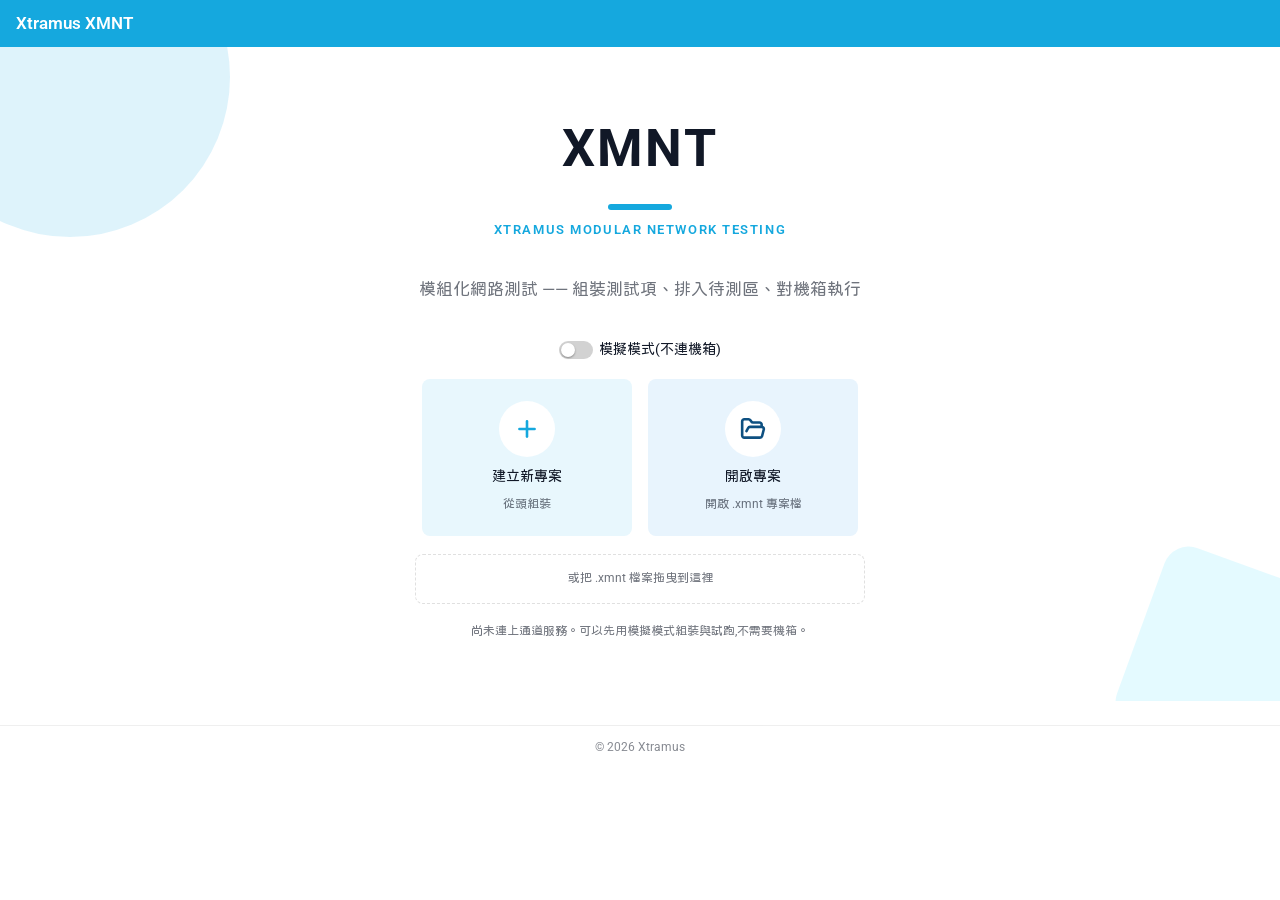
<file: web-app/index.html>
<!doctype html>
<html lang="zh-Hant">
<head>
  <meta charset="utf-8">
  <meta name="viewport" content="width=device-width, initial-scale=1">
  <title>XMNT</title>
  <!-- Noto Sans TC (headings) / Huninn (body text) / Roboto (Latin letters and digits). Without internet access the local fallback stack in style.css is used -->
  <link rel="preconnect" href="https://fonts.googleapis.com">
  <link rel="preconnect" href="https://fonts.gstatic.com" crossorigin>
  <link rel="stylesheet" href="https://fonts.googleapis.com/css2?family=Huninn&family=Noto+Sans+TC:wght@400;500;700&family=Roboto:wght@400;500;700&display=swap">
  <script>
    // --font-sans is ordered Roboto -> Huninn -> Noto Sans TC, but the browser's lazy
    // font loading often skips fetching Huninn once it sees Noto Sans TC already covers
    // the Chinese characters, so Chinese body text ends up in Noto Sans TC instead of the
    // intended Huninn (Packet Studio bundles Huninn via next/font and has no such race).
    // Requesting it immediately here ensures the same font as Packet Studio.
    if (document.fonts) document.fonts.load('400 16px Huninn');
  </script>
  <link rel="stylesheet" href="ui/style.css">
</head>
<body>
  <header id="site-header" class="site-header"></header>

  <main class="home-main">
    <section id="home" class="home"></section>
  </main>

  <dialog id="port-dialog"></dialog>

  <footer id="site-footer" class="site-footer"></footer>

  <script type="module" src="ui/main-home.js"></script>
</body>
</html>
</file>
<file: web-app/ui/style.css>
:root {
  color-scheme: light dark;

  /*
   * Latin text always uses Roboto; Chinese uses two families by context: Noto Sans TC
   * for key headings (h1/h3) and Huninn (justfont's jf open Huninn, named that on
   * Google Fonts) for body text. The order matters: browsers fall back per character,
   * so CJK characters Roboto lacks naturally fall through to the Chinese font with no
   * separate rules.
   *
   * When Google Fonts is unreachable (a corporate network may block the internet), the
   * local fonts that follow are the fallback: Microsoft JhengHei / PingFang are what
   * Windows and macOS actually ship; without them the system default could render
   * Chinese in an old-fashioned serif. Huninn has no built-in system fallback (it is a
   * web font, not an OS font), so offline, body text falls back to the same Noto Sans TC
   * / JhengHei stack as the headings.
   */
  --font-heading: 'Roboto', 'Noto Sans TC', 'Microsoft JhengHei', 'PingFang TC',
                  system-ui, sans-serif;
  --font-sans: 'Roboto', 'Huninn', 'Noto Sans TC', 'Microsoft JhengHei', 'PingFang TC',
               system-ui, sans-serif;
  /* monospace only for aligned numbers (ports, per-round log, result tables), not the two families above */
  --font-mono: ui-monospace, 'Roboto Mono', 'Consolas', monospace;
}

body { margin: 0; font: 14px/1.6 var(--font-sans); background: #FFFFFF; color: #111827; }
/* key headings (the home page XMNT title, dialog titles) use Noto Sans TC, not Huninn */
h1, h3 { font-family: var(--font-heading); }
.topbar { display: flex; justify-content: space-between; align-items: center;
          padding: 10px 16px; border-bottom: 1px solid rgba(127,127,127,.3); }
main { padding: 16px; display: flex; flex-direction: column; gap: 18px; }
/* The home page's <main> drops this padding: .home has its own 60px/20px padding, and main's
   16px only added a white band between header and footer; without it the .home background
   and decorations sit flush against them. Scoped by class so the site-wide main rule is
   untouched (the workspace's <main> lacks this class and keeps its padding). */
main.home-main { padding: 0; }
.label { font-size: 11px; text-transform: uppercase; letter-spacing: .06em;
         color: #15A8DE; font-weight: 600; margin-bottom: 6px; display: flex; gap: 8px;
         align-items: center; }
/* The dashed border is grey (rgba(127,127,127,.4)), the same grey .dropzone uses and the color
   of Packet Studio's dashed DropZone. Brand dark blue (#0E5081) was too loud; a secondary
   container border needs no brand color. */
.frame { background: #fff; border: 1px dashed rgba(127,127,127,.4); border-radius: 8px; padding: 10px;
         display: flex; flex-direction: column; gap: 8px; min-height: 48px; }
.chip { display: inline-block; background: rgba(127,127,127,.14); border: none;
        border-radius: 12px; padding: 4px 12px; margin: 0 6px 6px 0;
        font: inherit; cursor: pointer;
        transition: transform .2s ease, background-color .2s ease; }
.chip:hover { background: rgba(21,168,222,.18); transform: scale(1.05); }
/* Click feedback: a small bounce on press confirming the hit (previously there was no visual
   feedback at all). @keyframes rather than a transition, because the curve goes "shrink,
   overshoot past full size, settle back", which a plain transition cannot do. JS adds the
   class on click and removes it on animationend (see view-catalog.js). */
@keyframes chip-pop { 0% { transform: scale(1); } 40% { transform: scale(.92); }
                       70% { transform: scale(1.06); } 100% { transform: scale(1); } }
.chip.pop { animation: chip-pop .35s ease; }

@media (prefers-reduced-motion: reduce) {
  .chip { transition: none; }
  .chip.pop { animation: none; }
}
.qitem { background: rgba(127,127,127,.1); border-radius: 5px; padding: 8px 10px; }
.qitem .row { display: flex; justify-content: space-between; align-items: center; gap: 8px; }
.qitem.running { outline: 1px solid rgba(90,140,220,.7); }
/* dashed, same hue but lighter, distinguishing "queued, waiting" from running's solid "in progress" */
.qitem.queued  { outline: 1px dashed rgba(90,140,220,.5); }
.qitem.failed  { outline: 1px solid rgba(200,90,70,.7); }
.qlog { font: 11px/1.5 var(--font-mono); opacity: .72; margin-top: 6px;
        max-height: 8em; overflow-y: auto; white-space: pre-wrap; }
.bar { height: 5px; border-radius: 3px; background: rgba(127,127,127,.22);
       overflow: hidden; margin-top: 6px; }
.bar > i { display: block; height: 100%; background: rgba(90,140,220,.8); }
/* Border and background are separate: a visible grey border (#E9EBED) on a white background;
   too close a border would look like none (#F9FAFB is only 6 steps from white). On hover the
   border turns the primary color, the background darkens slightly and it scales up, the same
   language as other interactive elements. .primary / .chip have their own more specific
   (class) rules and are unaffected. */
button { font: inherit; cursor: pointer; border-radius: 6px;
         border: 1px solid #E9EBED; background: #fff; padding: 3px 10px;
         transition: transform .2s ease, background-color .2s ease, border-color .2s ease; }
button:hover { border-color: #15A8DE; background: #F9FAFB; transform: scale(1.05); }

@media (prefers-reduced-motion: reduce) {
  button { transition: none; }
}

.home { position: relative; overflow: hidden;
        display: flex; flex-direction: column; align-items: center; justify-content: center;
        gap: 18px; padding: 60px 20px; text-align: center; }
.home h1 { font-size: 52px; margin: 0; }
/* A solid color bar under the title as a decorative rule: no animation, just a geometric block
   adding visual weight, following the "Geometric Purity / Strategic Decoration" design
   principles. Done in pure CSS with ::after, with no DOM changes. */
.home h1::after { content: ''; display: block; width: 64px; height: 6px;
                   background: #15A8DE; border-radius: 3px; margin: 14px auto 0; }
/* The acronym's full name, so "XMNT" is understood at first sight. It uses the same small,
   uppercase, letter-spaced style as the existing .label (the design also calls for uppercase +
   wider tracking on labels/taglines). A negative margin-top keeps it close to the title's
   decorative rule instead of the uniform 18px gap of .home-content, separating it from the
   description below. */
.home .home-fullname { font-size: 13px; font-weight: 600; text-transform: uppercase;
                        letter-spacing: .12em; color: #15A8DE; margin: -8px 0 0; }

/* Content is wrapped in this layer above the decorations (z-index 1 > 0). .home's flex/padding
   are unchanged: the decorations are position:absolute and take no part in the flex layout,
   so .home-content is the only child laid out and the result looks the same as before. */
.home-content { position: relative; z-index: 1;
                display: flex; flex-direction: column; align-items: center; gap: 18px; }

/* Large low-opacity geometric decorations for the flat design's poster feel;
   pointer-events:none keeps them from blocking clicks on the cards/buttons beneath */
.home-deco { position: absolute; z-index: 0; pointer-events: none; }
.home-deco-circle { width: 320px; height: 320px; border-radius: 50%; background: #15A8DE;
                     opacity: .14; top: -130px; left: -90px; }
.home-deco-square { width: 190px; height: 190px; border-radius: 26px; background: #5ADDFC;
                     opacity: .16; bottom: -55px; right: -45px; transform: rotate(20deg); }
/* Cursor-following glow, in the same visual language as .home-deco-square (rounded corners,
   rotation, the same #5ADDFC hue). After hands-on testing it was made larger and fainter so
   it adds liveliness without drawing attention: 190px -> 260px, and opacity .28 -> .16 (the
   same level as .home-deco-square itself, so it is no longer more prominent than the
   background decorations).
   top/left are fixed at 0 and a negative margin puts (0,0) at the block's center, so
   ui/cursor-glow.js only writes transform: translate(cursor position in container
   coordinates) with no centering offset of its own.
   opacity starts at 0 (hidden) and ui/cursor-glow.js toggles it as the pointer enters and
   leaves; the transition only handles the fade, while the springy follow of position and
   rotation comes from JS interpolating and writing transform every frame, not from a CSS
   transition. */
.home-cursor-glow { width: 260px; height: 260px; border-radius: 46px;
                     background: rgba(90, 221, 252, .16);
                     top: 0; left: 0; margin: -130px 0 0 -130px;
                     opacity: 0; transition: opacity .3s ease; }
/* The description used the generic .muted (12px, for secondary text like card descriptions
   and logs), which is too small for the home page subtitle; this class only changes the
   size and keeps .muted's faded color. It is .home .home-subtitle (two levels) rather than
   plain .home-subtitle because .muted is declared later, and with equal specificity the
   later rule wins, so higher specificity is the safe choice */
.home .home-subtitle { font-size: 17px; }

.row-wrap { flex-direction: row; flex-wrap: wrap; }
.card { background: rgba(127,127,127,.1); border-radius: 5px; padding: 8px 10px;
        min-width: 220px; flex: 1 1 220px; }
.card.blocked { outline: 1px solid rgba(200,90,70,.7); }
.card.warned  { outline: 1px solid rgba(200,170,60,.7); }
.card.incomplete { opacity: .7; }
.muted { opacity: .6; font-size: 12px; }
.field { display: flex; align-items: center; gap: 8px; margin-bottom: 6px; }
.field > span { min-width: 180px; opacity: .75; font-size: 12px; }
.field input[type=text], .field input:not([type]), .field select { flex: 1; font: inherit;
        padding: 3px 6px; border-radius: 4px; border: 1px solid rgba(127,127,127,.4);
        background: transparent; color: inherit; }
.validate { font-size: 12px; margin: 6px 0; }
.validate.blocked { color: #c8756a; }
.validate.warned { color: #c8a23c; }
.validate.incomplete { opacity: .6; }
.validate.ok { display: none; }
.detail { margin-top: 8px; }
.detail table { border-collapse: collapse; font-size: 11px; margin: 4px 0 10px; }
.detail th, .detail td { border: 1px solid rgba(127,127,127,.35); padding: 2px 8px; }
.detail th { background: rgba(127,127,127,.12); }

/* Mesh XY grid (ports as row/column headers), designed like the exported PDF/Excel reports:
   values are centered, with a divider lighter than the borders between the tx and rx lines
   to show that the two numbers in a cell are the two directions of one pair. */
.detail table.mesh-grid td { text-align: center; }
.detail table.mesh-grid .mesh-grid-rx {
  border-top: 1px solid rgba(127,127,127,.2);
  margin-top: 2px; padding-top: 2px;
}

/* Colored PASS/FAIL text for the passed row; the colors match the PDF/Excel exports
   (GREEN/RED in ui/export-pdf.js, passGreen/failRed in engine/xlsx-writer.js). */
.detail .pass { color: #178C33; font-weight: bold; }
.detail .fail { color: #BF1A1A; font-weight: bold; }

/* --- tab bar and layout (positioned as in Packet Studio) --- */
.tabs { display: flex; gap: 4px; }
.tab { border: none; border-radius: 4px; padding: 7px 16px; opacity: .6; }
.tab:hover { opacity: 1; }
.tab.on { background: rgba(127,127,127,.14); font-weight: 500; opacity: 1; }
.panel { display: flex; flex-direction: column; gap: 18px; }
.actions { display: flex; gap: 8px; align-items: center; }
.primary { background: #15A8DE; color: #fff; border: none; border-radius: 8px;
           padding: 7px 16px; font-weight: 600;
           transition: transform .2s ease, background-color .2s ease; }
.primary:hover { background: #0E5081; transform: scale(1.05); }
/* These three workspace buttons (add test item / add all / run all) drop .primary's
   font-weight:600. Only these three ids are targeted, leaving .primary itself alone (primary
   buttons elsewhere, such as save/confirm, stay bold). */
#new-item, #add-all, #run-all { font-weight: normal; }

@media (prefers-reduced-motion: reduce) {
  .primary { transition: none; }
}

/* Buttons in the editor dialog (dialog#editor: save/cancel, ...) keep the hover color shift but
   not the scale-up: it is a dense form, and every control growing as the pointer passes over
   would be distracting, so the color change is feedback enough. An id selector raises
   specificity to override the scale from .primary:hover / button:hover without affecting
   those classes outside the editor. */
dialog#editor .primary:hover,
dialog#editor button:hover {
  transform: none;
}
.divider { display: flex; justify-content: center; padding: 6px 0; }
.self-end { align-self: flex-end; }

/* --- header and footer shared by both pages (fixed brand colors, independent of light/dark theme) ---
   The header background uses the primary color chosen for the flat redesign, shared by both
   pages to keep the brand color consistent site-wide. */
.site-header { background: #15A8DE; color: #fff; padding: 10px 16px; }
.brand { background: none; border: none; color: inherit; font: inherit;
         font-size: 17px; font-weight: 600; padding: 4px 8px; margin: -4px -8px;
         border-radius: 6px; cursor: pointer;
         transition: transform .2s ease, background-color .2s ease; }
.brand:hover { transform: scale(1.05); background: rgba(255,255,255,.14); }
/* The "X" used to have its own red (#e8451f), removed to match the real company logo, which is
   all blue/dark blue with no accent color. "Xtramus XMNT" now uses the white inherited from
   .brand (which also contrasts better with the header background than dark blue text). */

@media (prefers-reduced-motion: reduce) {
  .brand { transition: none; }
}
.site-footer { border-top: 1px solid rgba(127,127,127,.25); margin-top: 24px;
               padding: 12px; text-align: center; font-size: 12px; opacity: .5; }

/* --- workspace toolbar ---
   The dashed border is grey (rgba(127,127,127,.4)), the same grey as .frame/.dropzone, for the
   same reason as .frame: brand dark blue is reserved for what really needs emphasis. */
.toolbar { display: flex; align-items: center; gap: 16px; padding: 8px 16px;
           background: #fff; border-bottom: 1px dashed rgba(127,127,127,.4); }
.toolbar .grow { flex: 1; }
.leased { font: 12px/1.6 var(--font-mono); opacity: .75; }

/* --- home page cards ---
   Flat design: define boundaries with background color, not borders, so the border is gone and
   the two cards are distinguished by light blue blocks (see .home-card-primary /
   .home-card-deep). Hover uses scale + a darker background, never shadows (the design rules
   out shadows). */
.home-cards { display: flex; gap: 16px; flex-wrap: wrap; justify-content: center; }
.home-card { display: flex; flex-direction: column; align-items: center; gap: 8px;
             width: 210px; padding: 22px 16px; border-radius: 8px; border: none;
             font: inherit; color: inherit; cursor: pointer; text-align: center;
             transition: transform .2s ease, background-color .2s ease; }
.home-card:hover:not(:disabled) { transform: scale(1.03); }
.home-card:disabled { opacity: .4; cursor: not-allowed; }
.home-card-icon { width: 56px; height: 56px; border-radius: 50%; display: flex;
                  align-items: center; justify-content: center; background: #fff;
                  transition: transform .2s ease; }
.home-card:hover:not(:disabled) .home-card-icon { transform: scale(1.1); }
.home-card-icon svg { width: 26px; height: 26px; }
/* 500 (font-medium), not 600: Huninn has only one real weight (400), so 500/600 rely on the
   browser's synthetic bold, and the bigger the gap, the heavier the faux bolding and the more
   it looks like a generic sans, losing Huninn's character. This matches Packet Studio (h2 uses
   font-medium/500) so both apply the same amount of bolding. */
.home-card .title { font-weight: 500; }

.home-card-primary { background: #E8F7FD; }
.home-card-primary:hover:not(:disabled) { background: #CCEEFA; }
.home-card-primary .home-card-icon { color: #15A8DE; }

.home-card-deep { background: #E8F4FD; }
.home-card-deep:hover:not(:disabled) { background: #CCE6FA; }
.home-card-deep .home-card-icon { color: #0E5081; }

@media (prefers-reduced-motion: reduce) {
  .home-card, .home-card-icon { transition: none; }
}

/* --- port picker dialog --- */
dialog { border: 1px solid rgba(127,127,127,.4); border-radius: 8px;
         padding: 18px 20px; min-width: 320px; color: inherit; background: Canvas; }
dialog::backdrop { background: rgba(0,0,0,.45); }
.port-group { margin: 10px 0; }
.port-group > b { font-size: 12px; opacity: .7; }
.port-line { display: block; padding: 2px 0 2px 10px; }
.port-line.off { opacity: .45; }
.dialog-note { color: #c8a23c; font-size: 12px; margin-bottom: 8px; }
.dialog-actions { display: flex; justify-content: flex-end; gap: 8px; margin-top: 14px; }

/* --- picker / editor dialogs --- */
dialog.wide { min-width: min(760px, 92vw); max-height: 84vh; overflow-y: auto; }
dialog h3 { margin: 0 0 4px; }
.picker { display: flex; flex-wrap: wrap; gap: 0; max-width: 640px; }
.chip.custom { display: block; margin-top: 10px; border: 1px dashed rgba(127,127,127,.75);
               background: transparent; }
.chip.custom:hover { background: rgba(127,127,127,.14); }

/* --- grey parameter hints --- */
.field-with-note { margin-bottom: 6px; }
.field-with-note > .field { margin-bottom: 2px; }
.note { font-size: 11px; opacity: .55; margin: 0 0 6px 188px; line-height: 1.45; }

/* --- queue drag-to-reorder --- */
.qitem[draggable=true] { cursor: grab; }
.qitem.dragging { opacity: .4; }
.qitem.drop-target { outline: 2px dashed rgba(90,140,220,.8); }
.grip { opacity: .35; margin-right: 6px; cursor: grab; letter-spacing: -2px; }

/* --- editor sections --- */
.edit-section { border-top: 1px solid rgba(127,127,127,.22); padding-top: 10px; margin-top: 14px; }
.edit-section:first-of-type { border-top: none; margin-top: 6px; }
.edit-section > h4 { margin: 0 0 10px; font-size: 12px; letter-spacing: .06em;
                    text-transform: uppercase; opacity: .55; }

/* the font is already set to --font-heading by the h1,h3 rule; this only adds weight and letter spacing */
.home h1 { font-weight: 700; letter-spacing: .04em; }

/* numbers in result tables must align, so they use monospace like .qlog / .leased */
.detail table { font-family: var(--font-mono); }

/* --- drop zones (.xmnt on the home page, capture files in the editor) --- */
.dropzone { border: 1px dashed rgba(127,127,127,.4); border-radius: 8px;
            padding: 14px; text-align: center; font-size: 12px; opacity: .6;
            width: min(420px, 90vw); }
.dropzone.over { opacity: 1; border-color: #15A8DE; background: rgba(21,168,222,.08); }

/* the editor version follows the field width, unlike the centered fixed-width home page one */
.pcap-dropzone { width: auto; margin-top: 6px; padding: 10px; }

/* only custom-packet cards accept capture files; the whole card gives feedback on drag-over */
.card.accepts-capture.drop-over {
  outline: 2px dashed #15A8DE; background: rgba(21,168,222,.08);
}

/* --- workspace save bar --- */
.save-bar { display: flex; align-items: center; gap: 10px; }
.unsaved-dot { color: #c8a23c; font-size: 12px; }

/* --- custom dropdown (replaces native select) --- */
.listbox { position: relative; flex: 1; }
.listbox-trigger { width: 100%; display: flex; align-items: center;
                   justify-content: space-between; gap: 8px; text-align: left;
                   font: inherit; padding: 3px 6px; border-radius: 4px;
                   border: 1px solid rgba(127,127,127,.4);
                   background: transparent; color: inherit; cursor: pointer; }
.listbox-chevron { opacity: .6; transition: transform .15s ease; flex-shrink: 0; }
.listbox.open .listbox-chevron { transform: rotate(180deg); }

/* position:fixed with coordinates computed in JS, so the dialog's overflow-y:auto cannot clip it */
.listbox-panel { position: fixed; z-index: 20; margin: 0; padding: 4px;
                 list-style: none; border-radius: 6px; max-height: min(280px, 40vh);
                 overflow-y: auto; background: Canvas; color: CanvasText;
                 border: 1px solid rgba(127,127,127,.4);
                 box-shadow: 0 8px 24px rgba(0,0,0,.25);
                 opacity: 0; transform: translateY(-4px) scaleY(.96); transform-origin: top;
                 transition: opacity .12s ease, transform .12s ease; }
/* The open state is marked on the panel itself, not via a .listbox.open descendant selector:
   while open the panel is moved outside wrap (into the dialog or body), so it is not a DOM
   descendant of wrap and .listbox.open .listbox-panel would never match. */
.listbox-panel.open { opacity: 1; transform: translateY(0) scaleY(1); }
.listbox-option { padding: 5px 8px; border-radius: 4px; cursor: pointer; }
/* current selection: background color rather than bold, the same "currently selected" language as .tab.on */
.listbox-option[aria-selected=true] { background: rgba(127,127,127,.14); }
/* the item under keyboard focus uses a different color (blue), distinguishable even combined with the rule above */
.listbox-option.active { background: rgba(21,168,222,.16); }
.listbox-trigger:disabled { opacity: .4; cursor: not-allowed; }

/* when the user has turned off animations in system settings, open/close switches instantly with no transition */
@media (prefers-reduced-motion: reduce) {
  .listbox-chevron, .listbox-panel { transition: none; }
}

/* --- toggle switch (replaces <input type=checkbox>) --- */
.switch-field { display: inline-flex; align-items: center; gap: 6px; cursor: pointer; }
/* read-only indicator (the workspace's simulation mode): it only shows state and can't be clicked, so no pointer cursor */
.switch-field-static { cursor: default; }
.switch { position: relative; display: inline-flex; align-items: center; flex-shrink: 0;
          width: 34px; height: 18px; padding: 2px; border-radius: 999px; border: none;
          background: rgba(127,127,127,.35); cursor: pointer;
          transition: background-color .15s ease; }
.switch[aria-checked=true] { background: #15A8DE; }
/* .switch is a <button>, so on hover it would pick up the site-wide button:hover
   background:#F9FAFB (near white) and wash out the grey pill. This overrides it: hover darkens
   the grey when off and the blue when on (the same #0E5081 as .primary:hover) instead of
   turning white. */
.switch:hover { background: rgba(127,127,127,.55); }
.switch[aria-checked=true]:hover { background: #0E5081; }
.switch:disabled { opacity: .4; cursor: not-allowed; }
.switch-field-static .switch:disabled { cursor: default; }
.switch:focus-visible { outline: 2px solid #15A8DE; outline-offset: 2px; }
.switch-thumb { width: 14px; height: 14px; border-radius: 50%; background: #fff;
                box-shadow: 0 1px 2px rgba(0,0,0,.35); transition: transform .15s ease; }
.switch[aria-checked=true] .switch-thumb { transform: translateX(16px); }

@media (prefers-reduced-motion: reduce) {
  .switch, .switch-thumb { transition: none; }
}

/* --- port status dots: blue = available, red = taken ---
   Available uses the primary blue; .status-dot-occupied reuses the red of .validate.blocked
   (a functional status color, unrelated to the brand blue and outside the palette). */
.port-status { display: inline-flex; align-items: center; gap: 5px; }
.status-dot { display: inline-block; width: 8px; height: 8px; border-radius: 50%;
              flex-shrink: 0; }
.status-dot-available { background: #15A8DE; box-shadow: 0 0 0 3px rgba(21,168,222,.18); }
.status-dot-occupied  { background: #c8756a; box-shadow: 0 0 0 3px rgba(200,117,106,.18); }

/* --- home -> workspace loading transition --- */
.loading-transition { position: fixed; inset: 0; z-index: 50;
                       background: rgba(0,0,0,.45);
                       display: flex; align-items: center; justify-content: center; }
.loading-transition-box { background: #fff; border: 2px solid #15A8DE; border-radius: 10px;
                           padding: 28px 40px; display: flex; flex-direction: column;
                           align-items: center; gap: 10px;
                           box-shadow: 0 8px 24px rgba(0,0,0,.25); }
.loading-transition-brand { color: #15A8DE; font-size: 18px; font-weight: 600;
                             animation: loading-transition-breathe 1.6s ease-in-out infinite; }
.loading-transition-msg { color: #111827; opacity: .6; font-size: 12px; }

@keyframes loading-transition-breathe {
  0%, 100% { opacity: 1; transform: scale(1); }
  50% { opacity: .6; transform: scale(1.06); }
}

@media (prefers-reduced-motion: reduce) {
  .loading-transition-brand { animation: none; }
}
</file>
